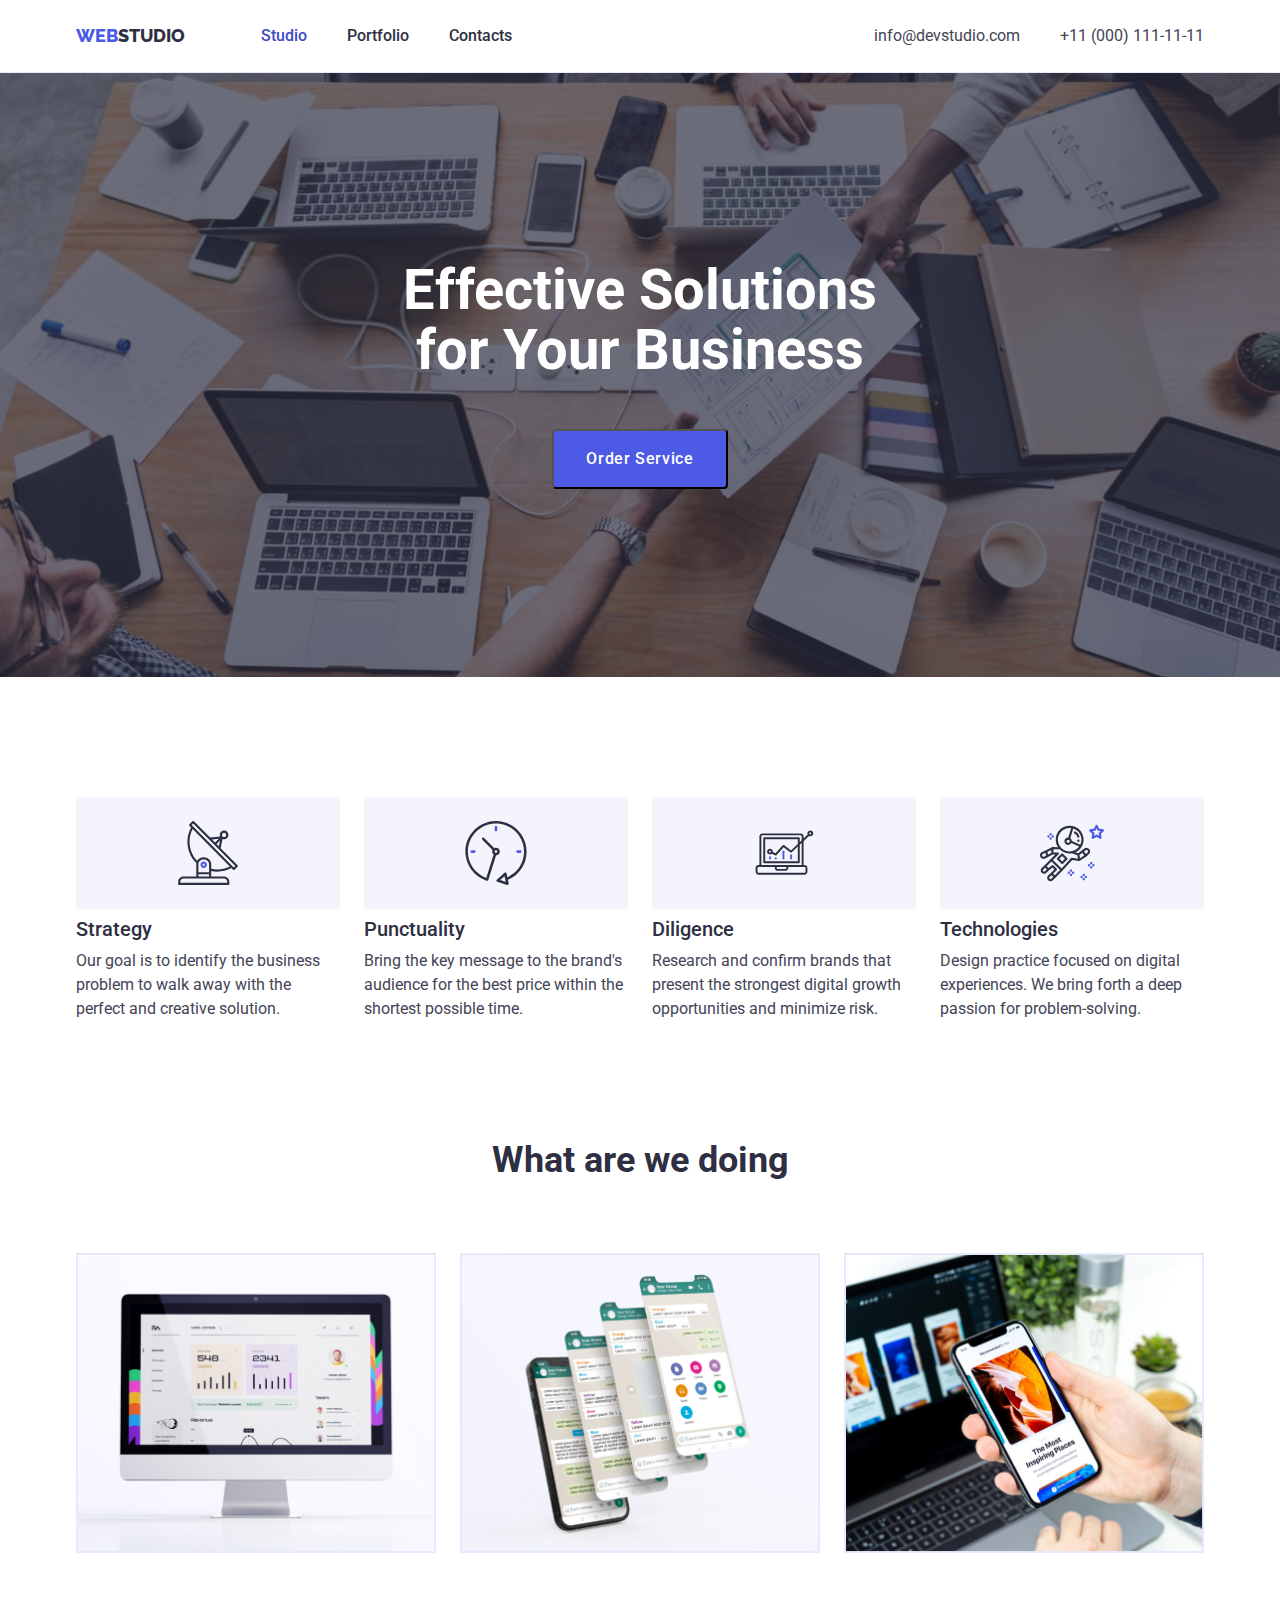
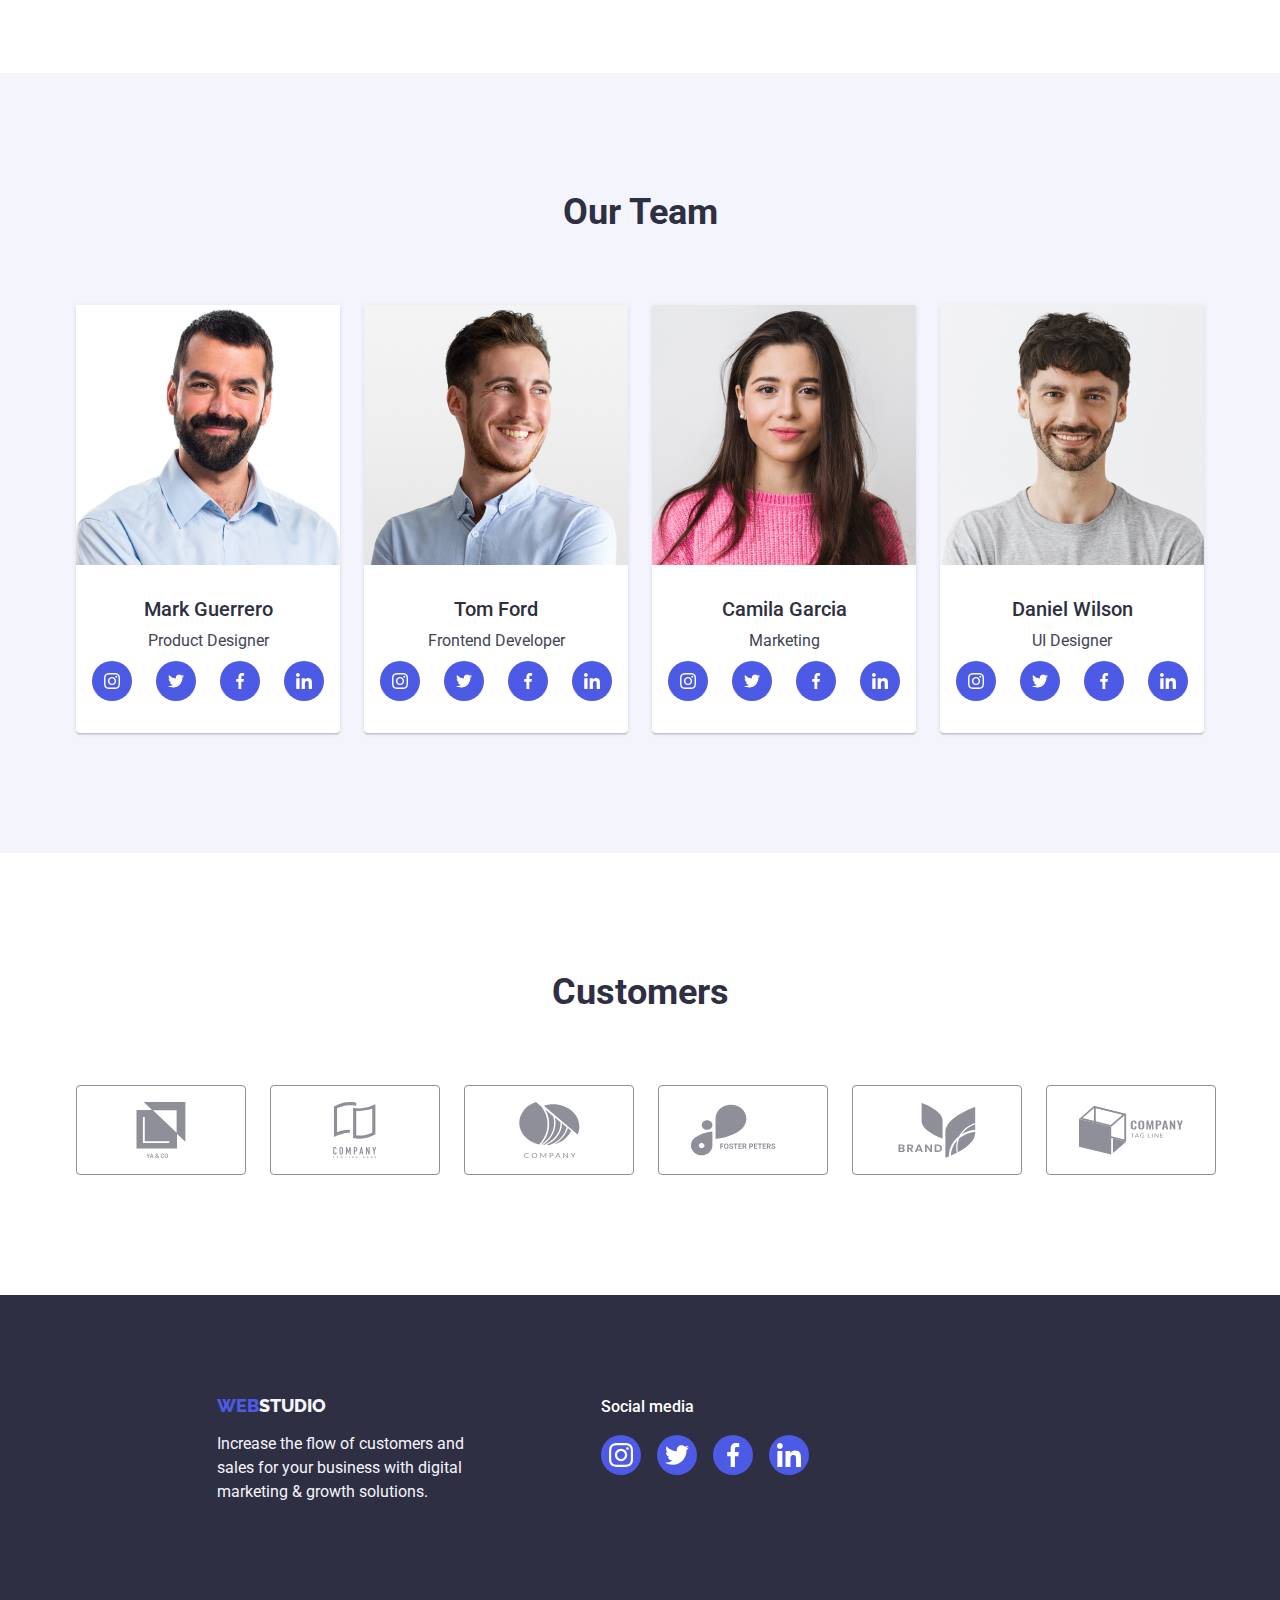
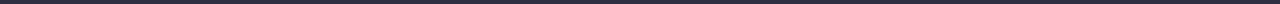
<file: index.html>
<!DOCTYPE html>
<html lang="en">
  <head>
    <meta charset="UTF-8" />
    <meta http-equiv="X-UA-Compatible" content="IE=edge" />
    <meta name="viewport" content="width=device-width, initial-scale=1.0" />
    <title>Main Page</title>
    <link rel="preconnect" href="https://fonts.googleapis.com" />
    <link rel="preconnect" href="https://fonts.gstatic.com" crossorigin />
    <link
      href="https://fonts.googleapis.com/css2?family=Raleway:wght@800&family=Roboto:wght@400;500;700;900&display=swap"
      rel="stylesheet"
    />
    <link
      rel="stylesheet"
      href="https://cdnjs.cloudflare.com/ajax/libs/modern-normalize/1.1.0/modern-normalize.min.css"
    />
    <link rel="stylesheet" href="./css/styles.css" />
  </head>

  <body>
    <header class="page-header">
      <div class="container container-header">
        <nav class="page-nav nav">
          <a class="logo link" href="./index.html"
            ><span class="logo-title">WEB</span><span class="logo-title-header">STUDIO</span></a
          >
          <ul class="list nav-list">
            <li class="nav-list-item">
              <a class="nav-link link current" href="./index.html">Studio</a>
            </li>
            <li class="nav-list-item">
              <a class="nav-link link" href="./portfolio.html">Portfolio</a>
            </li>
            <li class="nav-list-item"><a class="nav-link link" href="">Contacts</a></li>
          </ul>
        </nav>
        <ul class="list nav-list-contact">
          <li>
            <a class="link nav-contact" href="mailto:info@devstudio.com">info@devstudio.com</a>
          </li>
          <li><a class="link nav-contact" href="tel:+110001111111">+11 (000) 111-11-11</a></li>
        </ul>
      </div>
    </header>
    <main>
      <section class="section-hero">
        <div class="container container-hero">
          <h1 class="main-title">Effective Solutions for Your Business</h1>
          <button class="btn-order-service">Order Service</button>
        </div>
      </section>
      <section class="section-description section">
        <div class="container">
          <h2 class="title-section visually-hidden">Our principles</h2>
          <ul class="list container-description">
            <li>
              <div class="description-icon-list">
                <svg class="description-icon" width="64" height="64">
                  <use href="./images/icons.svg#icon-antenna"></use>
                </svg>
              </div>
              <h3 class="description-title">Strategy</h3>
              <p class="description-text">
                Our goal is to identify the business problem to walk away with the perfect and
                creative solution.
              </p>
            </li>
            <li>
              <div class="description-icon-list">
                <svg class="description-icon" width="64" height="64">
                  <use href="./images/icons.svg#icon-clock"></use>
                </svg>
              </div>
              <h3 class="description-title">Punctuality</h3>
              <p class="description-text">
                Bring the key message to the brand's audience for the best price within the shortest
                possible time.
              </p>
            </li>
            <li>
              <div class="description-icon-list">
                <svg class="description-icon" width="64" height="64">
                  <use href="./images/icons.svg#icon-diagram"></use>
                </svg>
              </div>
              <h3 class="description-title">Diligence</h3>
              <p class="description-text">
                Research and confirm brands that present the strongest digital growth opportunities
                and minimize risk.
              </p>
            </li>
            <li>
              <div class="description-icon-list">
                <svg class="description-icon" width="64" height="64">
                  <use href="./images/icons.svg#icon-astronaut"></use>
                </svg>
              </div>
              <h3 class="description-title">Technologies</h3>
              <p class="description-text">
                Design practice focused on digital experiences. We bring forth a deep passion for
                problem-solving.
              </p>
            </li>
          </ul>
        </div>
      </section>
      <section class="section-we-are-doing section">
        <div class="container">
          <h2 class="title-section">What are we doing</h2>
          <ul class="list section-we-are-doing-list">
            <li class="we-are-doing-list">
              <img
                class="we-are-doing-img"
                src="./images/computer.jpg"
                alt="computer"
                width="360"
              />
            </li>
            <li class="we-are-doing-list">
              <img class="we-are-doing-img" src="./images/phone.jpg" alt="phone" width="360" />
            </li>
            <li class="we-are-doing-list">
              <img class="we-are-doing-img" src="./images/leptop.jpg" alt="leptop" width="360" />
            </li>
          </ul>
        </div>
      </section>
      <section class="section-our-team section">
        <div class="container">
          <h2 class="title-section">Our Team</h2>
          <ul class="list section-our-team-list">
            <li class="member-team">
              <img
                class="foto-member-team"
                src="./images/mark.jpg"
                alt="Mark Guerrero"
                width="264"
                height="260"
              />
              <div class="member-team-card">
                <h3 class="name-member-team">Mark Guerrero</h3>
                <p class="position-member-team">Product Designer</p>
                <ul class="list social-list">
                  <li>
                    <a class="social-list-link" href="">
                      <svg class="social-list-icon" width="16" height="16">
                        <use href="./images/icons.svg#icon-instagram"></use>
                      </svg>
                    </a>
                  </li>
                  <li>
                    <a class="social-list-link" href="">
                      <svg class="social-list-icon" width="16" height="16">
                        <use href="./images/icons.svg#icon-twitter"></use>
                      </svg>
                    </a>
                  </li>
                  <li>
                    <a class="social-list-link" href="">
                      <svg class="social-list-icon" width="16" height="16">
                        <use href="./images/icons.svg#icon-facebook"></use>
                      </svg>
                    </a>
                  </li>
                  <li>
                    <a class="social-list-link" href="">
                      <svg class="social-list-icon" width="16" height="16">
                        <use href="./images/icons.svg#icon-linkedin"></use>
                      </svg>
                    </a>
                  </li>
                </ul>
              </div>
            </li>
            <li class="member-team">
              <img
                class="foto-member-team"
                src="./images/tom.jpg"
                alt="Tom Ford"
                width="264"
                height="260"
              />
              <div class="member-team-card">
                <h3 class="name-member-team">Tom Ford</h3>
                <p class="position-member-team">Frontend Developer</p>
                <ul class="list social-list">
                  <li>
                    <a class="social-list-link" href="">
                      <svg class="social-list-icon" width="16" height="16">
                        <use href="./images/icons.svg#icon-instagram"></use>
                      </svg>
                    </a>
                  </li>
                  <li>
                    <a class="social-list-link" href="">
                      <svg class="social-list-icon" width="16" height="16">
                        <use href="./images/icons.svg#icon-twitter"></use>
                      </svg>
                    </a>
                  </li>
                  <li>
                    <a class="social-list-link" href="">
                      <svg class="social-list-icon" width="16" height="16">
                        <use href="./images/icons.svg#icon-facebook"></use>
                      </svg>
                    </a>
                  </li>
                  <li>
                    <a class="social-list-link" href="">
                      <svg class="social-list-icon" width="16" height="16">
                        <use href="./images/icons.svg#icon-linkedin"></use>
                      </svg>
                    </a>
                  </li>
                </ul>
              </div>
            </li>
            <li class="member-team">
              <img
                class="foto-member-team"
                src="./images/camila.jpg"
                alt="Camila Garcia"
                width="264"
                height="260"
              />
              <div class="member-team-card">
                <h3 class="name-member-team">Camila Garcia</h3>
                <p class="position-member-team">Marketing</p>
                <ul class="list social-list">
                  <li>
                    <a class="social-list-link" href="">
                      <svg class="social-list-icon" width="16" height="16">
                        <use href="./images/icons.svg#icon-instagram"></use>
                      </svg>
                    </a>
                  </li>
                  <li>
                    <a class="social-list-link" href="">
                      <svg class="social-list-icon" width="16" height="16">
                        <use href="./images/icons.svg#icon-twitter"></use>
                      </svg>
                    </a>
                  </li>
                  <li>
                    <a class="social-list-link" href="">
                      <svg class="social-list-icon" width="16" height="16">
                        <use href="./images/icons.svg#icon-facebook"></use>
                      </svg>
                    </a>
                  </li>
                  <li>
                    <a class="social-list-link" href="">
                      <svg class="social-list-icon" width="16" height="16">
                        <use href="./images/icons.svg#icon-linkedin"></use>
                      </svg>
                    </a>
                  </li>
                </ul>
              </div>
            </li>
            <li class="member-team">
              <img
                class="foto-member-team"
                src="./images/daniel.jpg"
                alt="Daniel Wilson"
                width="264"
                height="260"
              />
              <div class="member-team-card">
                <h3 class="name-member-team">Daniel Wilson</h3>
                <p class="position-member-team">UI Designer</p>
                <ul class="list social-list">
                  <li>
                    <a class="social-list-link" href="">
                      <svg class="social-list-icon" width="16" height="16">
                        <use href="./images/icons.svg#icon-instagram"></use>
                      </svg>
                    </a>
                  </li>
                  <li>
                    <a class="social-list-link" href="">
                      <svg class="social-list-icon" width="16" height="16">
                        <use href="./images/icons.svg#icon-twitter"></use>
                      </svg>
                    </a>
                  </li>
                  <li>
                    <a class="social-list-link" href="">
                      <svg class="social-list-icon" width="16" height="16">
                        <use href="./images/icons.svg#icon-facebook"></use>
                      </svg>
                    </a>
                  </li>
                  <li>
                    <a class="social-list-link" href="">
                      <svg class="social-list-icon" width="16" height="16">
                        <use href="./images/icons.svg#icon-linkedin"></use>
                      </svg>
                    </a>
                  </li>
                </ul>
              </div>
            </li>
          </ul>
        </div>
      </section>
      <section class="section section-clients">
        <div class="container">
          <h2 class="title-section">Customers</h2>
          <ul class="list clients-list">
            <li>
              <a class="clients-link" href="">
                <svg class="clients-item" width="104" height="56">
                  <use href="./images/icons.svg#icon-ya-co"></use>
                </svg>
              </a>
            </li>
            <li>
              <a class="clients-link" href="">
                <svg class="clients-item" width="104" height="56">
                  <use href="./images/icons.svg#icon-tagline-here"></use>
                </svg>
              </a>
            </li>
            <li>
              <a class="clients-link" href="">
                <svg class="clients-item" width="104" height="56">
                  <use href="./images/icons.svg#icon-company"></use>
                </svg>
              </a>
            </li>
            <li>
              <a class="clients-link" href="">
                <svg class="clients-item" width="104" height="56">
                  <use href="./images/icons.svg#icon-foster"></use>
                </svg>
              </a>
            </li>
            <li>
              <a class="clients-link" href="">
                <svg class="clients-item" width="104" height="56">
                  <use href="./images/icons.svg#icon-brand"></use>
                </svg>
              </a>
            </li>
            <li>
              <a class="clients-link" href="">
                <svg class="clients-item" width="104" height="56">
                  <use href="./images/icons.svg#icon-tagline"></use>
                </svg>
              </a>
            </li>
          </ul>
        </div>
      </section>
    </main>
    <footer class="page-footer">
      <div class="container container-footer">
        <div class="">
          <a class="logo logo-footer link" href="./index.html"
            ><span class="logo-title">WEB</span><span class="logo-title-footer">STUDIO</span></a
          >
          <p class="page-footer-text">
            Increase the flow of customers and sales for your business with digital marketing &
            growth solutions.
          </p>
        </div>
        <div class="social-footer">
          <h3 class="social-title">Social media</h3>
          <ul class="list social-list-footer">
            <li>
              <a class="social-list-link-footer" href="">
                <svg class="social-list-icon-footer" width="24" height="24">
                  <use href="./images/icons.svg#icon-instagram"></use>
                </svg>
              </a>
            </li>
            <li>
              <a class="social-list-link-footer" href="">
                <svg class="social-list-icon-footer" width="24" height="24">
                  <use href="./images/icons.svg#icon-twitter"></use>
                </svg>
              </a>
            </li>
            <li>
              <a class="social-list-link-footer" href="">
                <svg class="social-list-icon-footer" width="24" height="24">
                  <use href="./images/icons.svg#icon-facebook"></use>
                </svg>
              </a>
            </li>
            <li>
              <a class="social-list-link-footer" href="">
                <svg class="social-list-icon-footer" width="24" height="24">
                  <use href="./images/icons.svg#icon-linkedin"></use>
                </svg>
              </a>
            </li>
          </ul>
        </div>
      </div>
    </footer>
  </body>
</html>
</file>
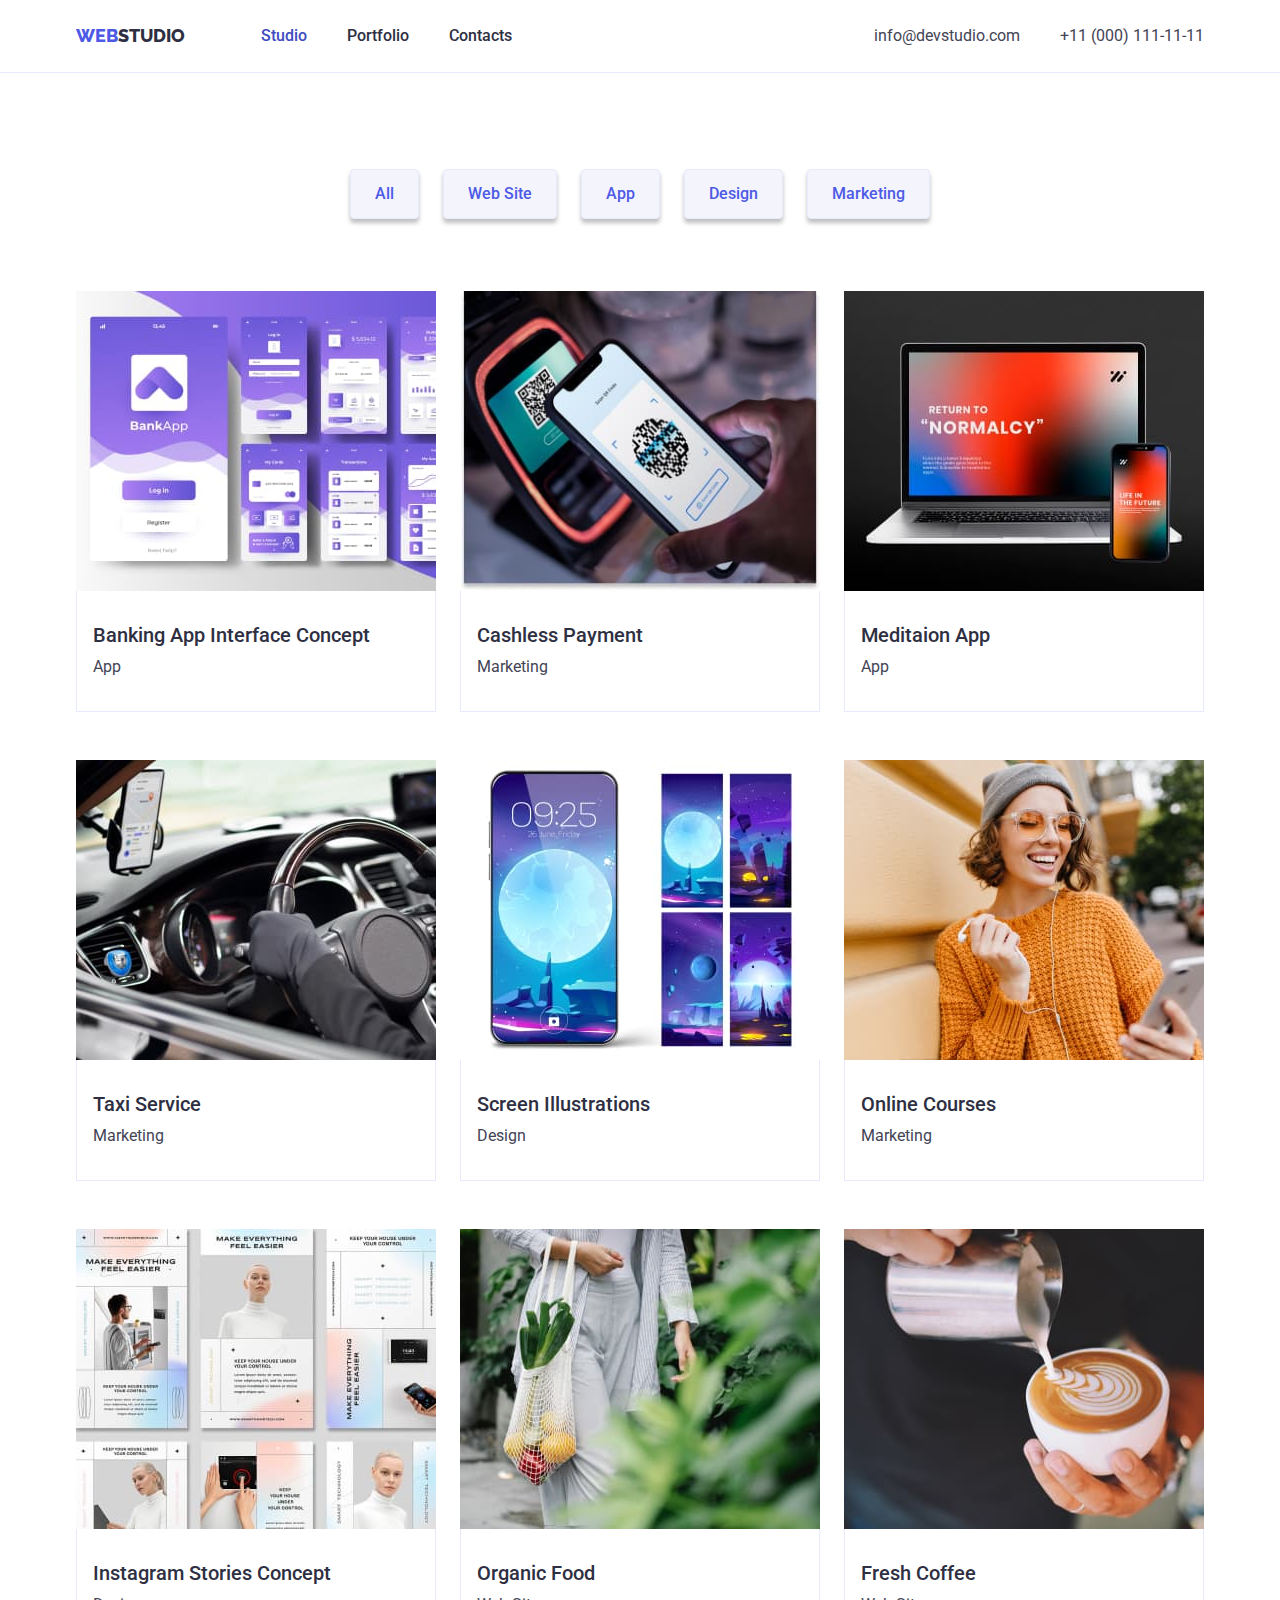
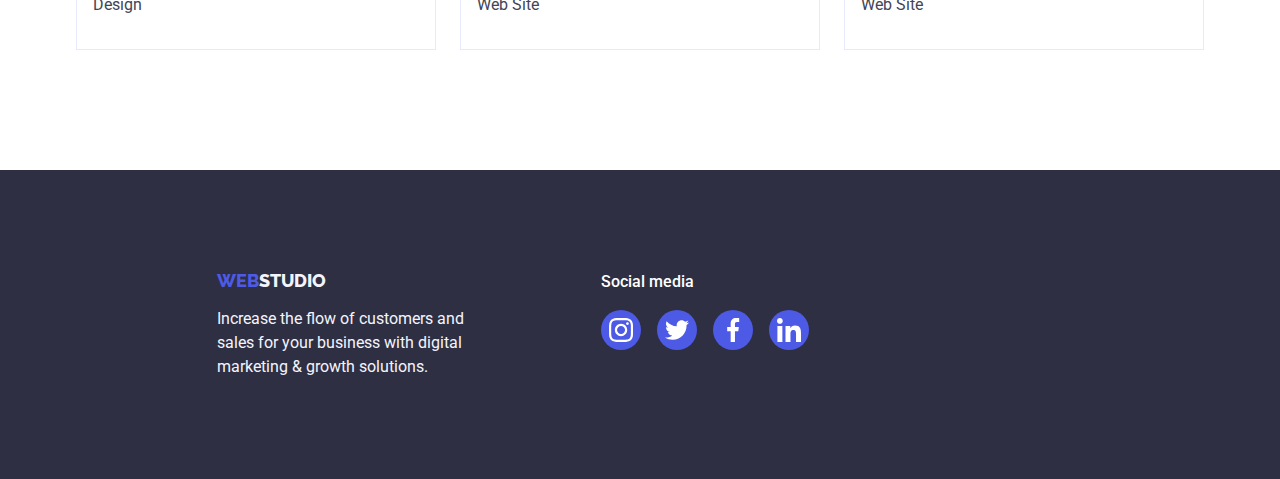
<file: portfolio.html>
<!DOCTYPE html>
<html lang="en">
  <head>
    <meta charset="UTF-8" />
    <meta http-equiv="X-UA-Compatible" content="IE=edge" />
    <meta name="viewport" content="width=device-width, initial-scale=1.0" />
    <title>Portfolio</title>
    <link rel="preconnect" href="https://fonts.googleapis.com" />
    <link rel="preconnect" href="https://fonts.gstatic.com" crossorigin />
    <link
      href="https://fonts.googleapis.com/css2?family=Raleway:wght@800&family=Roboto:wght@400;500;700;900&display=swap"
      rel="stylesheet"
    />
    <link
      rel="stylesheet"
      href="https://cdnjs.cloudflare.com/ajax/libs/modern-normalize/1.1.0/modern-normalize.min.css"
    />
    <link rel="stylesheet" href="./css/styles.css" />
  </head>

  <body>
    <header class="page-header">
      <div class="container container-header">
        <nav class="page-nav nav">
          <a class="logo link" href="./index.html"
            ><span class="logo-title">WEB</span><span class="logo-title-header">STUDIO</span></a
          >
          <ul class="list nav-list">
            <li class="nav-list-item">
              <a class="nav-link link current" href="./index.html">Studio</a>
            </li>
            <li class="nav-list-item">
              <a class="nav-link link" href="./portfolio.html">Portfolio</a>
            </li>
            <li class="nav-list-item"><a class="nav-link link" href="">Contacts</a></li>
          </ul>
        </nav>
        <ul class="list nav-list-contact">
          <li>
            <a class="link nav-contact" href="mailto:info@devstudio.com">info@devstudio.com</a>
          </li>
          <li><a class="link nav-contact" href="tel:+110001111111">+11 (000) 111-11-11</a></li>
        </ul>
      </div>
    </header>
    <main>
      <section class="portfolio-page">
        <div class="container">
          <h1 class="visually-hidden">фильтр</h1>
          <ul class="list portfolio-page-filter-menu">
            <li class=""><button class="btn-filter" type="button">All</button></li>
            <li class=""><button class="btn-filter" type="button">Web Site</button></li>
            <li class=""><button class="btn-filter" type="button">App</button></li>
            <li class=""><button class="btn-filter" type="button">Design</button></li>
            <li class=""><button class="btn-filter" type="button">Marketing</button></li>
          </ul>
          <ul class="list portfolio-page-list">
            <li class="portfolio-page-list-item">
              <a class="link portfolio-page-item" href="">
                <img
                  src="/images/imgportfolio/bankapp.jpg"
                  alt="Banking App Interface Concept"
                  width="360"
                  height="300"
                />
                <div class="title-under-img">
                  <h2 class="title-projct">Banking App Interface Concept</h2>
                  <p class="section-filter">App</p>
                </div>
              </a>
            </li>
            <li class="portfolio-page-list-item">
              <a class="link portfolio-page-item" href="">
                <img
                  src="./images/imgportfolio/cashless.jpg"
                  alt="Cashless Payment"
                  width="360"
                  height="300"
                />
                <div class="title-under-img">
                  <h2 class="title-projct">Cashless Payment</h2>
                  <p class="section-filter">Marketing</p>
                </div>
              </a>
            </li>
            <li class="portfolio-page-list-item">
              <a class="link portfolio-page-item" href="">
                <img
                  src="./images/imgportfolio/meditaion.jpg"
                  alt="Meditaion App"
                  width="360"
                  height="300"
                />
                <div class="title-under-img">
                  <h2 class="title-projct">Meditaion App</h2>
                  <p class="section-filter">App</p>
                </div>
              </a>
            </li>
            <li class="portfolio-page-list-item">
              <a class="link portfolio-page-item" href="">
                <img
                  src="./images/imgportfolio/taxi.jpg"
                  alt="Taxi Service"
                  width="360"
                  height="300"
                />
                <div class="title-under-img">
                  <h2 class="title-projct">Taxi Service</h2>
                  <p class="section-filter">Marketing</p>
                </div>
              </a>
            </li>
            <li class="portfolio-page-list-item">
              <a class="link portfolio-page-item" href="">
                <img
                  src="./images/imgportfolio/screen.jpg"
                  alt="Screen Illustrations"
                  width="360"
                  height="300"
                />
                <div class="title-under-img">
                  <h2 class="title-projct">Screen Illustrations</h2>
                  <p class="section-filter">Design</p>
                </div>
              </a>
            </li>
            <li class="portfolio-page-list-item">
              <a class="link portfolio-page-item" href="">
                <img
                  src="./images/imgportfolio/onlinecourses.jpg"
                  alt="Online Courses"
                  width="360"
                  height="300"
                />
                <div class="title-under-img">
                  <h2 class="title-projct">Online Courses</h2>
                  <p class="section-filter">Marketing</p>
                </div>
              </a>
            </li>
            <li class="portfolio-page-list-item">
              <a class="link portfolio-page-item" href="">
                <img
                  src="./images/imgportfolio/instagram.jpg"
                  alt="Instagram Stories Concept"
                  width="360"
                  height="300"
                />
                <div class="title-under-img">
                  <h2 class="title-projct">Instagram Stories Concept</h2>
                  <p class="section-filter">Design</p>
                </div>
              </a>
            </li>
            <li class="portfolio-page-list-item">
              <a class="link portfolio-page-item" href="">
                <img
                  src="./images/imgportfolio/organicfood.jpg"
                  alt="Organic Food"
                  width="360"
                  height="300"
                />
                <div class="title-under-img">
                  <h2 class="title-projct">Organic Food</h2>
                  <p class="section-filter">Web Site</p>
                </div>
              </a>
            </li>
            <li class="portfolio-page-list-item">
              <a class="link portfolio-page-item" href="">
                <img
                  src="./images/imgportfolio/freshcoffee.jpg"
                  alt="Fresh Coffee"
                  width="360"
                  height="300"
                />
                <div class="title-under-img">
                  <h2 class="title-projct">Fresh Coffee</h2>
                  <p class="section-filter">Web Site</p>
                </div>
              </a>
            </li>
          </ul>
        </div>
      </section>
    </main>
    <footer class="page-footer">
      <div class="container container-footer">
        <div class="">
          <a class="logo logo-footer link" href="./index.html"
            ><span class="logo-title">WEB</span><span class="logo-title-footer">STUDIO</span></a
          >
          <p class="page-footer-text">
            Increase the flow of customers and sales for your business with digital marketing &
            growth solutions.
          </p>
        </div>
        <div class="social-footer">
          <h3 class="social-title">Social media</h3>
          <ul class="list social-list-footer">
            <li>
              <a class="social-list-link-footer" href="">
                <svg class="social-list-icon-footer" width="24" height="24">
                  <use href="./images/icons.svg#icon-instagram"></use>
                </svg>
              </a>
            </li>
            <li>
              <a class="social-list-link-footer" href="">
                <svg class="social-list-icon-footer" width="24" height="24">
                  <use href="./images/icons.svg#icon-twitter"></use>
                </svg>
              </a>
            </li>
            <li>
              <a class="social-list-link-footer" href="">
                <svg class="social-list-icon-footer" width="24" height="24">
                  <use href="./images/icons.svg#icon-facebook"></use>
                </svg>
              </a>
            </li>
            <li>
              <a class="social-list-link-footer" href="">
                <svg class="social-list-icon-footer" width="24" height="24">
                  <use href="./images/icons.svg#icon-linkedin"></use>
                </svg>
              </a>
            </li>
          </ul>
        </div>
      </div>
    </footer>
  </body>
</html>
</file>
<file: css/styles.css>
:root {
  --primary-font-family: 'Roboto', sans-serif;
  --secondary-font-family: 'Raleway', sans-serif;
  --main-title-text: #ffffff;
  --primary-text-color: #2e2f42;
  --secondary-text-color: #434455;
  --tertiary-text-color: #f4f4fd;
  --color-logo-web: #4d5ae5;
  --color-logo-header: #2e2f42;
  --color-logo-footer: #f4f4fd;
  --accent-color: #404bbf;
  --background-accent: #404bbf;
  --background-btn: #4d5ae5;
  --background-primary: #ffffff;
  --background-secondary: #2e2f42;
  --background-tertiary: #f4f4fd;
  --color-text-btn: #4d5ae5;
  --color-border-card: #e7e9fc;
}

h1,
h2,
h3,
p {
  margin-top: 0;
  margin-bottom: 0;
}

ul {
  margin-top: 0;
  margin-bottom: 0;
  padding-left: 0;
}

img {
  display: block;
  max-width: 100%;
  min-height: auto;
}
.button {
  cursor: pointer;
}

.list {
  list-style: none;
}

.link {
  text-decoration: none;
}

.visually-hidden {
  position: absolute;
  width: 1px;
  height: 1px;
  margin: -1px;
  border: 0;
  padding: 0;
  white-space: nowrap;
  clip-path: inset(100%);
  clip: rect(0 0 0 0);
  overflow: hidden;
}

.container {
  width: 1158px;
  margin-left: auto;
  margin-right: auto;
  padding-left: 15px;
  padding-right: 15px;
}

.container-header,
.nav,
.page-nav,
.nav-list,
.nav-list-contact {
  display: flex;
  align-items: center;
}

body {
  font-family: var(--primary-font-family);
  color: var(--primary-text-color);
}

.section {
  padding-top: 120px;
  padding-bottom: 120px;
}

/* ----- begin header ------ */

.logo {
  font-family: var(--secondary-font-family);
  font-weight: 800;
  font-size: 18px;
  line-height: 1.17;
  margin-right: 76px;
}
.page-header {
  border-bottom: 1px solid #e7e9fc;
}

.logo-title {
  color: var(--color-logo-web);
}

.logo-title-header {
  color: var(--color-logo-header);
}

.nav-list {
  column-gap: 40px;
}
.nav-link {
  font-weight: 500;
  font-size: 16px;
  line-height: 1.5;
  color: var(--primary-text-color);
}
.page-nav {
  padding-top: 24px;
  padding-bottom: 24px;
}

.nav-list-contact {
  margin-left: auto;
  column-gap: 40px;
}

.page-nav .current {
  color: var(--accent-color);
}

.nav-link:hover,
.nav-link:focus {
  color: var(--accent-color);
}

.nav-contact {
  font-size: 16px;
  line-height: 1.5;
  color: var(--secondary-text-color);
}

.nav-contact:hover,
.nav-contact:focus {
  color: var(--accent-color);
}
/* ----- end header ------ */

.title-section {
  font-weight: 700;
  font-size: 36px;
  line-height: 1.11;
  color: var(--primary-text-color);
  text-align: center;
  margin-bottom: 72px;
}

/* ----- begin section hero ------ */
.section-hero {
  background-color: var(--background-secondary);
  background-image: linear-gradient(rgba(46, 47, 66, 0.7), rgba(46, 47, 66, 0.7)),
    url(../images/people-office.jpg);
  background-size: cover;

  max-width: 1440px;
  margin: 0 auto;
  padding-top: 188px;
  padding-bottom: 188px;
}
.main-title {
  color: var(--main-title-text);
  font-weight: 700;
  font-size: 56px;
  line-height: 1.07;
  text-align: center;
  margin: 0 auto 48px;
  max-width: 496px;
}
.btn-order-service {
  font-weight: 500;
  font-size: 16px;
  line-height: 1.5;
  letter-spacing: 0.04em;

  display: flex;
  align-items: center;
  text-align: center;

  background: var(--background-btn);
  color: var(--main-title-text);

  margin-left: auto;
  margin-right: auto;
  padding: 16px 32px;
  border-radius: 4px;
}
.btn-order-service:hover,
.btn-order-service:focus {
  background-color: var(--background-accent);
}

/* ----- end section hero  ------ */

/* ----- begin section description ------ */
.container-description {
  display: flex;
  column-gap: 24px;
}
.section-description {
  padding-bottom: 0;
}

.description-title {
  font-weight: 500;
  font-size: 20px;
  line-height: 1.2;
  color: var(--primary-text-color);
  margin-bottom: 8px;
}

.description-text {
  font-size: 16px;
  line-height: 1.5;
  color: var(--secondary-text-color);
}

.description-icon-list {
  display: flex;
  justify-content: center;
  align-items: center;
  padding: 24px 100px;
  margin-bottom: 8px;
  background-color: var(--background-tertiary);
  border-radius: 4px;
}

/* ----- end section description ------ */

/* ----- begin section we are doing ------ */

.section-we-are-doing-list {
  display: flex;
  column-gap: 24px;
}

.we-are-doing-list {
  border: 1px solid #e7e9fc;
}

/* ----- end section we are doing ------ */

/* ----- begin section our team ------ */

.section-our-team {
  background-color: var(--background-tertiary);
}
.section-our-team-list {
  display: flex;
  column-gap: 24px;
}

.member-team {
  background-color: var(--background-primary);
  box-shadow: 0px 1px 6px rgba(46, 47, 66, 0.08), 0px 1px 1px rgba(46, 47, 66, 0.16),
    0px 2px 1px rgba(46, 47, 66, 0.08);
  border-radius: 0px 0px 4px 4px;
}

.name-member-team {
  font-weight: 500;
  font-size: 20px;
  line-height: 1.2;
  color: var(--primary-text-color);
  margin-bottom: 8px;
}

.position-member-team {
  font-size: 16px;
  line-height: 1.5;
  color: var(--secondary-text-color);
  margin-bottom: 8px;
}

.member-team-card {
  padding-top: 32px;
  padding-bottom: 32px;
  text-align: center;
}

.social-list {
  display: flex;
  justify-content: center;
  align-items: center;
  column-gap: 24px;
}
.social-list-link {
  display: flex;
  width: 40px;
  height: 40px;
  border-radius: 50%;
  background-color: var(--background-btn);
  padding: 12px;
}
.social-list-icon {
  fill: #ffffff;
}

.social-list-link:hover,
.social-list-link:focus {
  background-color: var(--accent-color);
}
/* ----- end section our team ------ */

/* ----- begin section clients ------ */

.section-clients {
  background-color: var(--background-primary);
}
.clients-list {
  display: flex;
  column-gap: 24px;
  align-items: center;
}

.clients-link {
  display: flex;
  padding: 16px 32px;
  border: 1px solid #8e8f99;
  border-radius: 4px;
  box-sizing: border-box;
}

.clients-item {
  fill: #8e8f99;
}

.clients-link:hover,
.clients-link:focus {
  border: 1px solid var(--accent-color);
}
.clients-item:hover,
.clients-item:focus {
  fill: var(--accent-color);
}

/* ----- end section our team ------ */

/* ----- begin footer ------ */
.page-footer {
  background-color: var(--background-secondary);
  margin-left: auto;
  margin-right: auto;
  max-width: 1440px;
}

.page-footer-text {
  font-size: 16px;
  line-height: 1.5;
  color: var(--tertiary-text-color);
  max-width: 264px;
}

.logo-footer {
  display: block;
  margin-bottom: 16px;
}

.logo-title-footer {
  color: var(--color-logo-footer);
}

.container-footer {
  display: flex;
  padding-top: 100px;
  padding-bottom: 100px;
  padding-left: 156px;
  align-items: flex-start;
  column-gap: 120px;
}

.social-title {
  font-weight: 500;
  font-size: 16px;
  line-height: 1.5;
  color: var(--main-title-text);
  margin-bottom: 16px;
}

.social-list-footer {
  display: flex;
  justify-content: center;
  align-items: center;
  column-gap: 16px;
}

.social-list-link-footer {
  display: flex;
  width: 40px;
  height: 40px;
  border-radius: 50%;
  background-color: var(--background-btn);
  padding: 8px;
}

.social-list-icon-footer {
  fill: #ffffff;
}

.social-list-link-footer:hover,
.social-list-link-footer:focus {
  background-color: #31d0aa;
}
/* ----- end footer ------ */

/* --------------- page portfolio  -------------- */
.btn-filter {
  display: flex;
  flex-direction: row;
  justify-content: center;
  align-items: center;
  padding: 12px 24px;

  font-family: inherit;
  font-weight: 500;
  font-size: 16px;
  line-height: 1.5;

  color: var(--color-text-btn);
  background-color: var(--background-tertiary);

  border: 1px solid #e7e9fc;
  border-radius: 4px;
  box-shadow: 0px 4px 4px rgba(0, 0, 0, 0.25);
}

.btn-filter:hover,
.btn-filter:focus,
.btn-filter:active {
  background-color: var(--background-accent);
  color: var(--main-title-text);
  border: 1px solid var(--accent-color);
  box-shadow: 0px 3px 1px rgba(0, 0, 0, 0.1), 0px 2px 1px rgba(0, 0, 0, 0.08),
    0px 2px 2px rgba(0, 0, 0, 0.12);
}

.portfolio-page-filter-menu {
  display: flex;
  justify-content: center;
  align-items: flex-start;
  gap: 24px;
  padding-top: 96px;
  padding-bottom: 72px;
}

.portfolio-page {
  padding-bottom: 120px;
}

.portfolio-page-list {
  display: flex;
  flex-wrap: wrap;
  gap: 48px 24px;
}

.title-under-img {
  padding-left: 16px;
  padding-top: 32px;
  padding-bottom: 32px;
  border-left: 1px solid var(--color-border-card);
  border-right: 1px solid var(--color-border-card);
  border-bottom: 1px solid var(--color-border-card);
}
.title-projct {
  font-weight: 500;
  font-size: 20px;
  line-height: 1.2;
  color: var(--primary-text-color);
  margin-bottom: 8px;
}
.section-filter {
  font-size: 16px;
  line-height: 1.5;
  color: var(--secondary-text-color);
}
.portfolio-page-list-item:hover,
.portfolio-page-list-item:focus {
  border: 1px solid #f4f4fd;
  box-shadow: 0px 1px 6px rgba(46, 47, 66, 0.08), 0px 1px 1px rgba(46, 47, 66, 0.16),
    0px 2px 1px rgba(46, 47, 66, 0.08);
}
</file>
